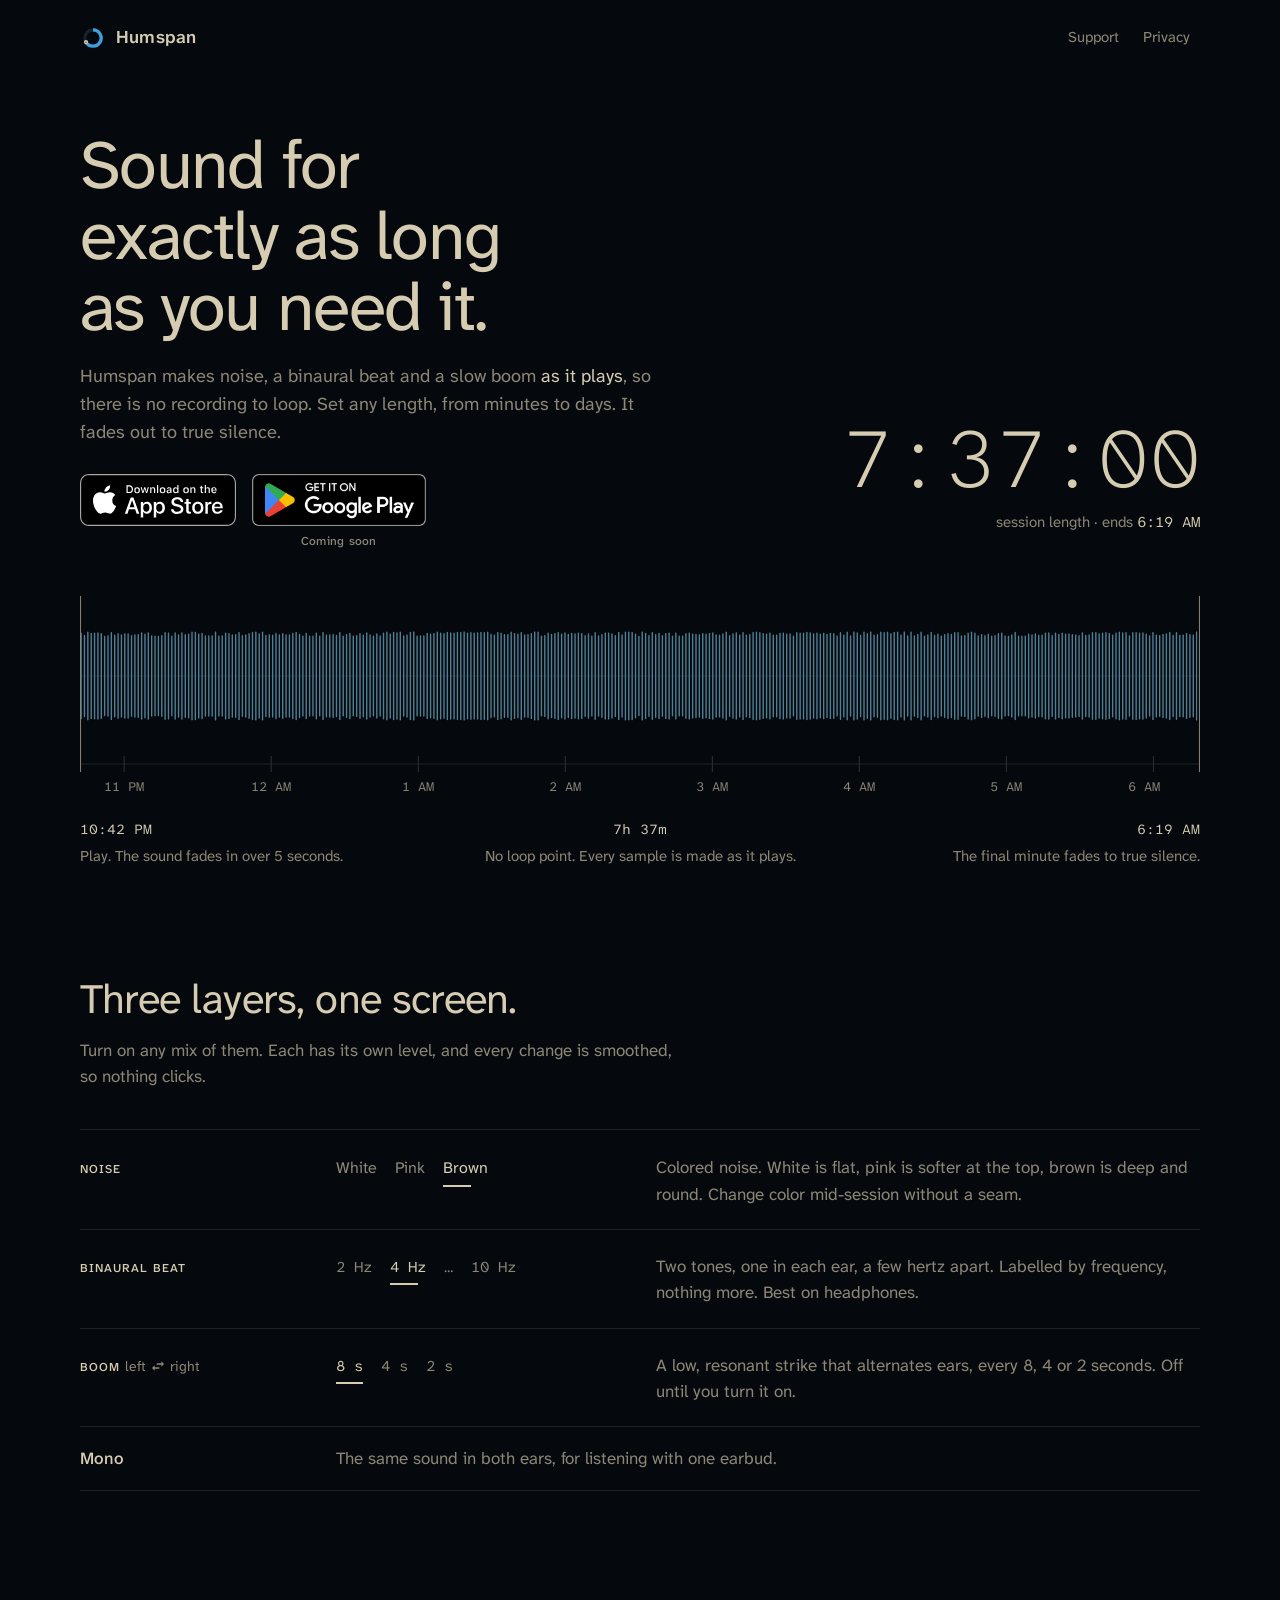
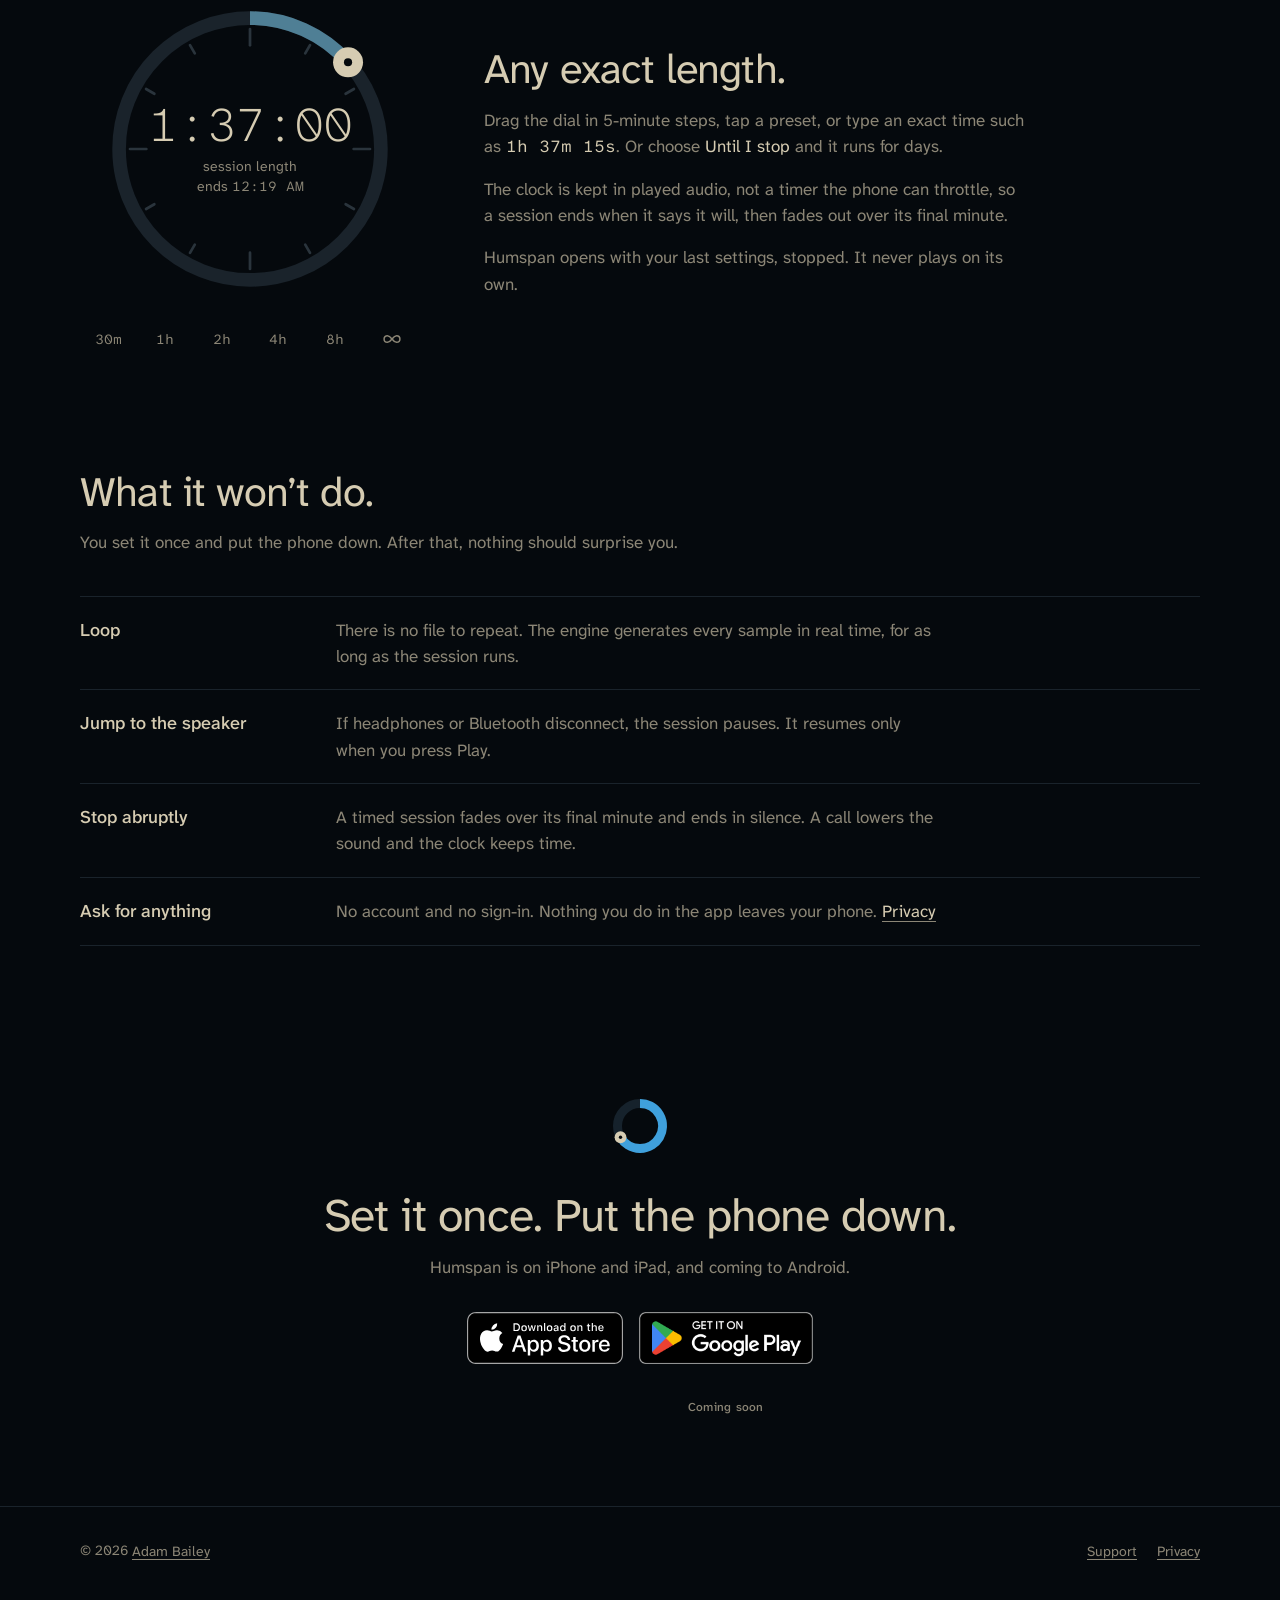
<file: site/index.html>
<!doctype html>
<html lang="en">
<head>
  <meta charset="utf-8">
  <script async src="https://www.googletagmanager.com/gtag/js?id=G-2LL9MT7X9Z"></script>
  <script>
    window.dataLayer = window.dataLayer || [];
    function gtag(){dataLayer.push(arguments);}
    gtag('js', new Date());
    gtag('config', 'G-2LL9MT7X9Z');
  </script>
  <meta name="viewport" content="width=device-width, initial-scale=1">
  <title>Humspan: noise that never loops, for any length</title>
  <meta name="description" content="Humspan makes white, pink and brown noise, a binaural beat and a slow boom in real time, so there is no recording to loop. Set any exact length and it fades out to true silence.">
  <meta name="theme-color" content="#05090D">
  <meta property="og:title" content="Humspan">
  <meta property="og:description" content="Noise that never loops, for exactly as long as you need it.">
  <meta property="og:type" content="website">
  <link rel="icon" href="assets/icon.svg" type="image/svg+xml">
  <link rel="preload" href="assets/fonts/AtkinsonHyperlegibleNext.ttf" as="font" type="font/ttf" crossorigin>
  <link rel="preload" href="assets/fonts/AtkinsonHyperlegibleMono.ttf" as="font" type="font/ttf" crossorigin>
  <link rel="stylesheet" href="assets/site.css">
  <script>document.documentElement.classList.add("js")</script>
</head>
<body>
  <a class="skip" href="#main">Skip to content</a>

  <header class="wrap site-head">
    <a class="mark" href="./" aria-label="Humspan home">
      <img src="assets/icon.svg" alt="" width="26" height="26">
      Humspan
    </a>
    <nav class="site-nav" aria-label="Site">
      <a href="support/">Support</a>
      <a href="privacy/">Privacy</a>
    </nav>
  </header>

  <main id="main">
    <section class="wrap hero" aria-labelledby="hero-title">
      <div class="hero-top">
        <div>
          <h1 id="hero-title">Sound for exactly as long as you need it.</h1>
          <p class="lede">Humspan makes noise, a binaural beat and a slow boom <strong>as it plays</strong>, so there is no recording to loop. Set any length, from minutes to days. It fades out to true silence.</p>
          <!-- When Google Play goes live, make its badge a link to
               https://play.google.com/store/apps/details?id=io.adambailey.humspan
               and drop the "Coming soon" note, as with the App Store badge. -->
          <ul class="stores" aria-label="Get Humspan">
            <li><a class="badge" href="https://apps.apple.com/app/id6837559889"><img src="assets/app-store-badge.svg" alt="Download on the App Store" width="156" height="52"></a></li>
            <li><span class="badge"><img src="assets/google-play-badge.png" alt="Google Play" width="175" height="52"><small>Coming soon</small></span></li>
          </ul>
        </div>
        <p class="readout" aria-label="Example session: 7 hours 37 minutes, ending at 6:19 AM">
          <span class="clock" aria-hidden="true">7:37:00</span>
          <span class="note" aria-hidden="true">session length · ends <time>6:19 AM</time></span>
        </p>
      </div>

      <figure class="night" aria-label="An example session drawn from 10:42 PM to 6:19 AM: the sound fades in, runs without a loop point, and fades out to silence over its final minute.">
        <div class="night-plot">
          <svg viewBox="0 0 1000 176" preserveAspectRatio="none" aria-hidden="true" focusable="false">
            <line class="axis" x1="0" y1="80" x2="1000" y2="80"/>
            <g class="trace-g"><path class="trace" vector-effect="non-scaling-stroke" d="M1 39.0V121.0M4 39.7V120.3M7 37.5V122.5M10 40.1V119.9M13 38.0V122.0M16 38.8V121.2M19 40.1V119.9M22 38.2V121.8M25 40.2V119.8M28 38.5V121.5M31 40.1V119.9M34 40.0V120.0M37 38.5V121.5M40 36.8V123.2M43 39.9V120.1M46 39.4V120.6M49 37.6V122.4M52 36.2V123.8M55 37.9V122.1M58 38.7V121.3M61 36.1V123.9M64 40.2V119.8M67 36.6V123.4M70 39.1V120.9M73 39.8V120.2M76 39.9V120.1M79 39.0V121.0M82 36.8V123.2M85 39.6V120.4M88 37.8V122.2M91 37.6V122.4M94 38.8V121.2M97 38.0V122.0M100 40.1V119.9M103 40.1V119.9M106 39.5V120.5M109 37.4V122.6M112 38.5V121.5M115 39.0V121.0M118 37.8V122.2M121 38.4V121.6M124 39.1V120.9M127 36.9V123.1M130 37.3V122.7M133 39.3V120.7M136 37.9V122.1M139 38.1V121.9M142 36.5V123.5M145 37.2V122.8M148 39.1V120.9M151 36.1V123.9M154 39.9V120.1M157 38.6V121.4M160 37.1V122.9M163 39.7V120.3M166 38.2V121.8M169 40.2V119.8M172 37.5V122.5M175 37.0V123.0M178 37.9V122.1M181 36.5V123.5M184 39.0V121.0M187 37.3V122.7M190 37.8V122.2M193 37.8V122.2M196 38.4V121.6M199 36.7V123.3M202 36.2V123.8M205 38.3V121.7M208 37.5V122.5M211 40.1V119.9M214 37.3V122.7M217 37.6V122.4M220 36.0V124.0M223 36.8V123.2M226 39.1V120.9M229 38.7V121.3M232 37.5V122.5M235 40.3V119.7M238 38.4V121.6M241 39.7V120.3M244 39.9V120.1M247 40.1V119.9M250 37.0V123.0M253 39.8V120.2M256 39.3V120.7M259 38.7V121.3M262 36.6V123.4M265 40.0V120.0M268 38.4V121.6M271 38.0V122.0M274 36.5V123.5M277 36.8V123.2M280 36.6V123.4M283 39.2V120.8M286 38.6V121.4M289 38.8V121.2M292 36.5V123.5M295 36.2V123.8M298 39.7V120.3M301 39.6V120.4M304 39.4V120.6M307 39.4V120.6M310 38.3V121.7M313 37.8V122.2M316 39.2V120.8M319 40.4V119.6M322 38.6V121.4M325 38.8V121.2M328 37.9V122.1M331 36.2V123.8M334 37.4V122.6M337 38.1V121.9M340 37.7V122.3M343 37.4V122.6M346 40.2V119.8M349 36.4V123.6M352 37.0V123.0M355 36.6V123.4M358 36.9V123.1M361 38.7V121.3M364 38.6V121.4M367 39.9V120.1M370 37.6V122.4M373 40.1V119.9M376 40.1V119.9M379 39.5V120.5M382 39.7V120.3M385 38.9V121.1M388 40.2V119.8M391 40.4V119.6M394 39.7V120.3M397 40.0V120.0M400 38.8V121.2M403 40.3V119.7M406 36.6V123.4M409 37.7V122.3M412 39.7V120.3M415 39.3V120.7M418 38.9V121.1M421 38.8V121.2M424 39.9V120.1M427 36.7V123.3M430 36.0V124.0M433 38.3V121.7M436 38.3V121.7M439 40.0V120.0M442 40.0V120.0M445 38.9V121.1M448 39.2V120.8M451 36.8V123.2M454 39.7V120.3M457 40.3V119.7M460 36.2V123.8M463 38.1V121.9M466 39.8V120.2M469 38.0V122.0M472 40.3V119.7M475 38.1V121.9M478 36.1V123.9M481 36.6V123.4M484 37.3V122.7M487 39.3V120.7M490 38.8V121.2M493 39.7V120.3M496 37.0V123.0M499 38.1V121.9M502 37.0V123.0M505 38.9V121.1M508 39.4V120.6M511 36.8V123.2M514 36.1V123.9M517 36.6V123.4M520 36.9V123.1M523 36.8V123.2M526 37.1V122.9M529 39.4V120.6M532 38.1V121.9M535 38.8V121.2M538 40.3V119.7M541 40.3V119.7M544 39.2V120.8M547 39.3V120.7M550 37.4V122.6M553 36.2V123.8M556 38.4V121.6M559 36.3V123.7M562 36.1V123.9M565 36.2V123.8M568 38.8V121.2M571 39.4V120.6M574 39.4V120.6M577 39.5V120.5M580 39.5V120.5M583 37.7V122.3M586 36.4V123.6M589 36.7V123.3M592 38.3V121.7M595 37.5V122.5M598 36.9V123.1M601 40.0V120.0M604 37.5V122.5M607 36.4V123.6M610 37.0V123.0M613 37.1V122.9M616 38.3V121.7M619 39.6V120.4M622 36.9V123.1M625 38.9V121.1M628 36.9V123.1M631 36.1V123.9M634 38.7V121.3M637 38.6V121.4M640 36.2V123.8M643 37.2V122.8M646 39.7V120.3M649 39.8V120.2M652 39.7V120.3M655 36.4V123.6M658 36.9V123.1M661 39.8V120.2M664 36.8V123.2M667 36.1V123.9M670 37.5V122.5M673 38.9V121.1M676 38.0V122.0M679 39.8V120.2M682 40.3V119.7M685 36.1V123.9M688 37.5V122.5M691 38.1V121.9M694 36.3V123.7M697 38.5V121.5M700 36.6V123.4M703 36.8V123.2M706 39.5V120.5M709 39.3V120.7M712 39.1V120.9M715 39.3V120.7M718 37.8V122.2M721 39.3V120.7M724 38.6V121.4M727 39.8V120.2M730 36.4V123.6M733 38.8V121.2M736 38.4V121.6M739 37.8V122.2M742 36.4V123.6M745 38.5V121.5M748 36.4V123.6M751 38.2V121.8M754 38.1V121.9M757 38.1V121.9M760 40.3V119.7M763 38.5V121.5M766 39.6V120.4M769 40.4V119.6M772 36.9V123.1M775 39.6V120.4M778 38.3V121.7M781 37.2V122.8M784 38.0V122.0M787 39.0V121.0M790 38.1V121.9M793 38.0V122.0M796 36.9V123.1M799 39.9V120.1M802 37.9V122.1M805 39.3V120.7M808 39.2V120.8M811 37.0V123.0M814 38.2V121.8M817 37.9V122.1M820 37.1V122.9M823 36.4V123.6M826 38.4V121.6M829 37.7V122.3M832 38.2V121.8M835 38.1V121.9M838 37.4V122.6M841 38.4V121.6M844 38.1V121.9M847 38.3V121.7M850 36.3V123.7M853 37.3V122.7M856 36.5V123.5M859 36.3V123.7M862 39.3V120.7M865 37.9V122.1M868 36.2V123.8M871 36.7V123.3M874 39.8V120.2M877 39.9V120.1M880 38.5V121.5M883 40.1V119.9M886 39.3V120.7M889 40.1V119.9M892 37.5V122.5M895 37.0V123.0M898 36.5V123.5M901 39.7V120.3M904 37.2V122.8M907 37.5V122.5M910 39.8V120.2M913 36.5V123.5M916 36.1V123.9M919 39.4V120.6M922 36.2V123.8M925 38.6V121.4M928 38.3V121.7M931 36.0V124.0M934 36.7V123.3M937 39.7V120.3M940 38.5V121.5M943 38.1V121.9M946 38.9V121.1M949 39.5V120.5M952 39.0V121.0M955 37.2V122.8M958 40.3V119.7M961 38.0V122.0M964 38.5V121.5M967 40.3V119.7M970 38.9V121.1M973 37.7V122.3M976 38.1V121.9M979 40.1V119.9M982 36.1V123.9M985 36.9V123.1M988 36.1V123.9M991 39.9V120.1M994 39.2V120.8M997 40.2V119.8"/></g>
            <line class="axis" x1="0" y1="168" x2="1000" y2="168" vector-effect="non-scaling-stroke"/>
            <g vector-effect="non-scaling-stroke">
              <line class="tick end" x1="0.5" y1="0" x2="0.5" y2="176" vector-effect="non-scaling-stroke"/>
              <line class="tick end" x1="999.5" y1="0" x2="999.5" y2="176" vector-effect="non-scaling-stroke"/>
              <line class="tick" x1="39.4" y1="160" x2="39.4" y2="176" vector-effect="non-scaling-stroke"/>
              <line class="tick" x1="170.7" y1="160" x2="170.7" y2="176" vector-effect="non-scaling-stroke"/>
              <line class="tick" x1="302" y1="160" x2="302" y2="176" vector-effect="non-scaling-stroke"/>
              <line class="tick" x1="433.3" y1="160" x2="433.3" y2="176" vector-effect="non-scaling-stroke"/>
              <line class="tick" x1="564.6" y1="160" x2="564.6" y2="176" vector-effect="non-scaling-stroke"/>
              <line class="tick" x1="695.8" y1="160" x2="695.8" y2="176" vector-effect="non-scaling-stroke"/>
              <line class="tick" x1="827.1" y1="160" x2="827.1" y2="176" vector-effect="non-scaling-stroke"/>
              <line class="tick" x1="958.4" y1="160" x2="958.4" y2="176" vector-effect="non-scaling-stroke"/>
            </g>
          </svg>
          <div class="pin pin-start" aria-hidden="true"><span>10:42 PM</span></div>
          <div class="pin pin-span" aria-hidden="true"><span>7h 37m</span></div>
          <div class="pin pin-end" aria-hidden="true"><span>6:19 AM</span></div>
          <div class="cursor" aria-hidden="true"><span></span></div>
        </div>
        <div class="hours" aria-hidden="true">
          <span class="minor" style="left:3.94%">11 PM</span>
          <span style="left:17.07%">12 AM</span>
          <span class="minor" style="left:30.2%">1 AM</span>
          <span style="left:43.33%">2 AM</span>
          <span class="minor" style="left:56.46%">3 AM</span>
          <span style="left:69.58%">4 AM</span>
          <span class="minor" style="left:82.71%">5 AM</span>
          <span style="left:95.84%">6 AM</span>
        </div>
        <ol class="entries">
          <li tabindex="0"><time>10:42 PM</time>Play. The sound fades in over 5 seconds.</li>
          <li tabindex="0"><span class="at mono">7h 37m</span>No loop point. Every sample is made as it plays.</li>
          <li tabindex="0"><time>6:19 AM</time>The final minute fades to true silence.</li>
        </ol>
      </figure>
    </section>

    <section class="wrap section" aria-labelledby="layers-title">
      <h2 id="layers-title">Three layers, one screen.</h2>
      <p class="intro">Turn on any mix of them. Each has its own level, and every change is smoothed, so nothing clicks.</p>
      <div class="layers">
        <div class="layer">
          <h3>Noise</h3>
          <ul class="words" aria-label="Colors">
            <li>White</li><li>Pink</li><li class="on">Brown</li>
          </ul>
          <p>Colored noise. White is flat, pink is softer at the top, brown is deep and round. Change color mid-session without a seam.</p>
        </div>
        <div class="layer">
          <h3>Binaural beat</h3>
          <ul class="words" aria-label="Beat">
            <li class="figure">2 Hz</li><li class="figure on">4 Hz</li><li class="figure">…</li><li class="figure">10 Hz</li>
          </ul>
          <p>Two tones, one in each ear, a few hertz apart. Labelled by frequency, nothing more. Best on headphones.</p>
        </div>
        <div class="layer">
          <h3>Boom <span class="sub"><span class="sr">left and right</span><span aria-hidden="true">left <svg class="lr" viewBox="0 0 24 24" focusable="false"><path fill="currentColor" d="M6.99 11 3 15l3.99 4v-3H14v-2H6.99v-3zM21 9l-3.99-4v3H10v2h7.01v3L21 9z"/></svg> right</span></span></h3>
          <ul class="words" aria-label="Every">
            <li class="figure on">8 s</li><li class="figure">4 s</li><li class="figure">2 s</li>
          </ul>
          <p>A low, resonant strike that alternates ears, every 8, 4 or 2 seconds. Off until you turn it on.</p>
        </div>
        <div class="aside-row">
          <b>Mono</b>
          <span>The same sound in both ears, for listening with one earbud.</span>
        </div>
      </div>
    </section>

    <section class="wrap section" aria-labelledby="length-title">
      <div class="length">
        <div>
          <div class="dial" aria-hidden="true">
            <svg viewBox="0 0 220 220">
              <circle cx="110" cy="110" r="96" fill="none" stroke="#1A232B" stroke-width="10"/>
              <g stroke="#2A343C" stroke-width="2" stroke-linecap="round">
                <line x1="110" y1="22" x2="110" y2="34"/>
                <line x1="110" y1="22" x2="110" y2="29" transform="rotate(30 110 110)"/>
                <line x1="110" y1="22" x2="110" y2="29" transform="rotate(60 110 110)"/>
                <line x1="110" y1="22" x2="110" y2="34" transform="rotate(90 110 110)"/>
                <line x1="110" y1="22" x2="110" y2="29" transform="rotate(120 110 110)"/>
                <line x1="110" y1="22" x2="110" y2="29" transform="rotate(150 110 110)"/>
                <line x1="110" y1="22" x2="110" y2="34" transform="rotate(180 110 110)"/>
                <line x1="110" y1="22" x2="110" y2="29" transform="rotate(210 110 110)"/>
                <line x1="110" y1="22" x2="110" y2="29" transform="rotate(240 110 110)"/>
                <line x1="110" y1="22" x2="110" y2="34" transform="rotate(270 110 110)"/>
                <line x1="110" y1="22" x2="110" y2="29" transform="rotate(300 110 110)"/>
                <line x1="110" y1="22" x2="110" y2="29" transform="rotate(330 110 110)"/>
              </g>
              <path d="M110 14 A96 96 0 0 1 181.9 46.4" fill="none" stroke="#4F7F95" stroke-width="10"/>
              <circle cx="181.9" cy="46.4" r="11" fill="#D6CCB2"/>
              <circle cx="181.9" cy="46.4" r="3" fill="#05090D"/>
            </svg>
            <div class="dial-center">
              <div class="dial-clock">1:37:00</div>
              <div class="dial-note">session length</div>
              <div class="dial-note">ends <span class="mono">12:19 AM</span></div>
            </div>
          </div>
          <ul class="stops" aria-hidden="true">
            <li>30m</li><li>1h</li><li>2h</li><li>4h</li><li>8h</li>
            <li><svg viewBox="0 0 24 24" fill="none" stroke="currentColor" stroke-width="1.8" stroke-linecap="round"><path d="M12 12c-2-2.7-3.6-4-5.5-4a4 4 0 0 0 0 8c1.9 0 3.5-1.3 5.5-4zm0 0c2 2.7 3.6 4 5.5 4a4 4 0 0 0 0-8c-1.9 0-3.5 1.3-5.5 4z"/></svg></li>
          </ul>
        </div>
        <div class="length-copy">
          <h2 id="length-title">Any exact length.</h2>
          <p>Drag the dial in 5-minute steps, tap a preset, or type an exact time such as <strong class="mono">1h 37m 15s</strong>. Or choose <strong>Until I stop</strong> and it runs for days.</p>
          <p>The clock is kept in played audio, not a timer the phone can throttle, so a session ends when it says it will, then fades out over its final minute.</p>
          <p>Humspan opens with your last settings, stopped. It never plays on its own.</p>
        </div>
      </div>
    </section>

    <section class="wrap section" aria-labelledby="never-title">
      <h2 id="never-title">What it won’t do.</h2>
      <p class="intro">You set it once and put the phone down. After that, nothing should surprise you.</p>
      <ul class="nevers">
        <li><b>Loop</b><span>There is no file to repeat. The engine generates every sample in real time, for as long as the session runs.</span></li>
        <li><b>Jump to the speaker</b><span>If headphones or Bluetooth disconnect, the session pauses. It resumes only when you press Play.</span></li>
        <li><b>Stop abruptly</b><span>A timed session fades over its final minute and ends in silence. A call lowers the sound and the clock keeps time.</span></li>
        <li><b>Ask for anything</b><span>No account and no sign-in. Nothing you do in the app leaves your phone. <a href="privacy/">Privacy</a></span></li>
      </ul>
    </section>

    <section class="wrap close" aria-labelledby="close-title">
      <img src="assets/icon.svg" alt="" width="72" height="72">
      <h2 id="close-title">Set it once. Put the phone down.</h2>
      <p>Humspan is on iPhone and iPad, and coming to Android.</p>
      <ul class="stores" aria-label="Get Humspan">
        <li><a class="badge" href="https://apps.apple.com/app/id6837559889"><img src="assets/app-store-badge.svg" alt="Download on the App Store" width="156" height="52"></a></li>
        <li><span class="badge"><img src="assets/google-play-badge.png" alt="Google Play" width="175" height="52"><small>Coming soon</small></span></li>
      </ul>
    </section>
  </main>

  <footer class="site-foot">
    <div class="wrap">
      <span>© 2026 <a href="https://adambailey.io">Adam Bailey</a></span>
      <nav aria-label="Footer">
        <a href="support/">Support</a>
        <a href="privacy/">Privacy</a>
      </nav>
    </div>
  </footer>

  <script src="assets/night.js" defer></script>
</body>
</html>
</file>
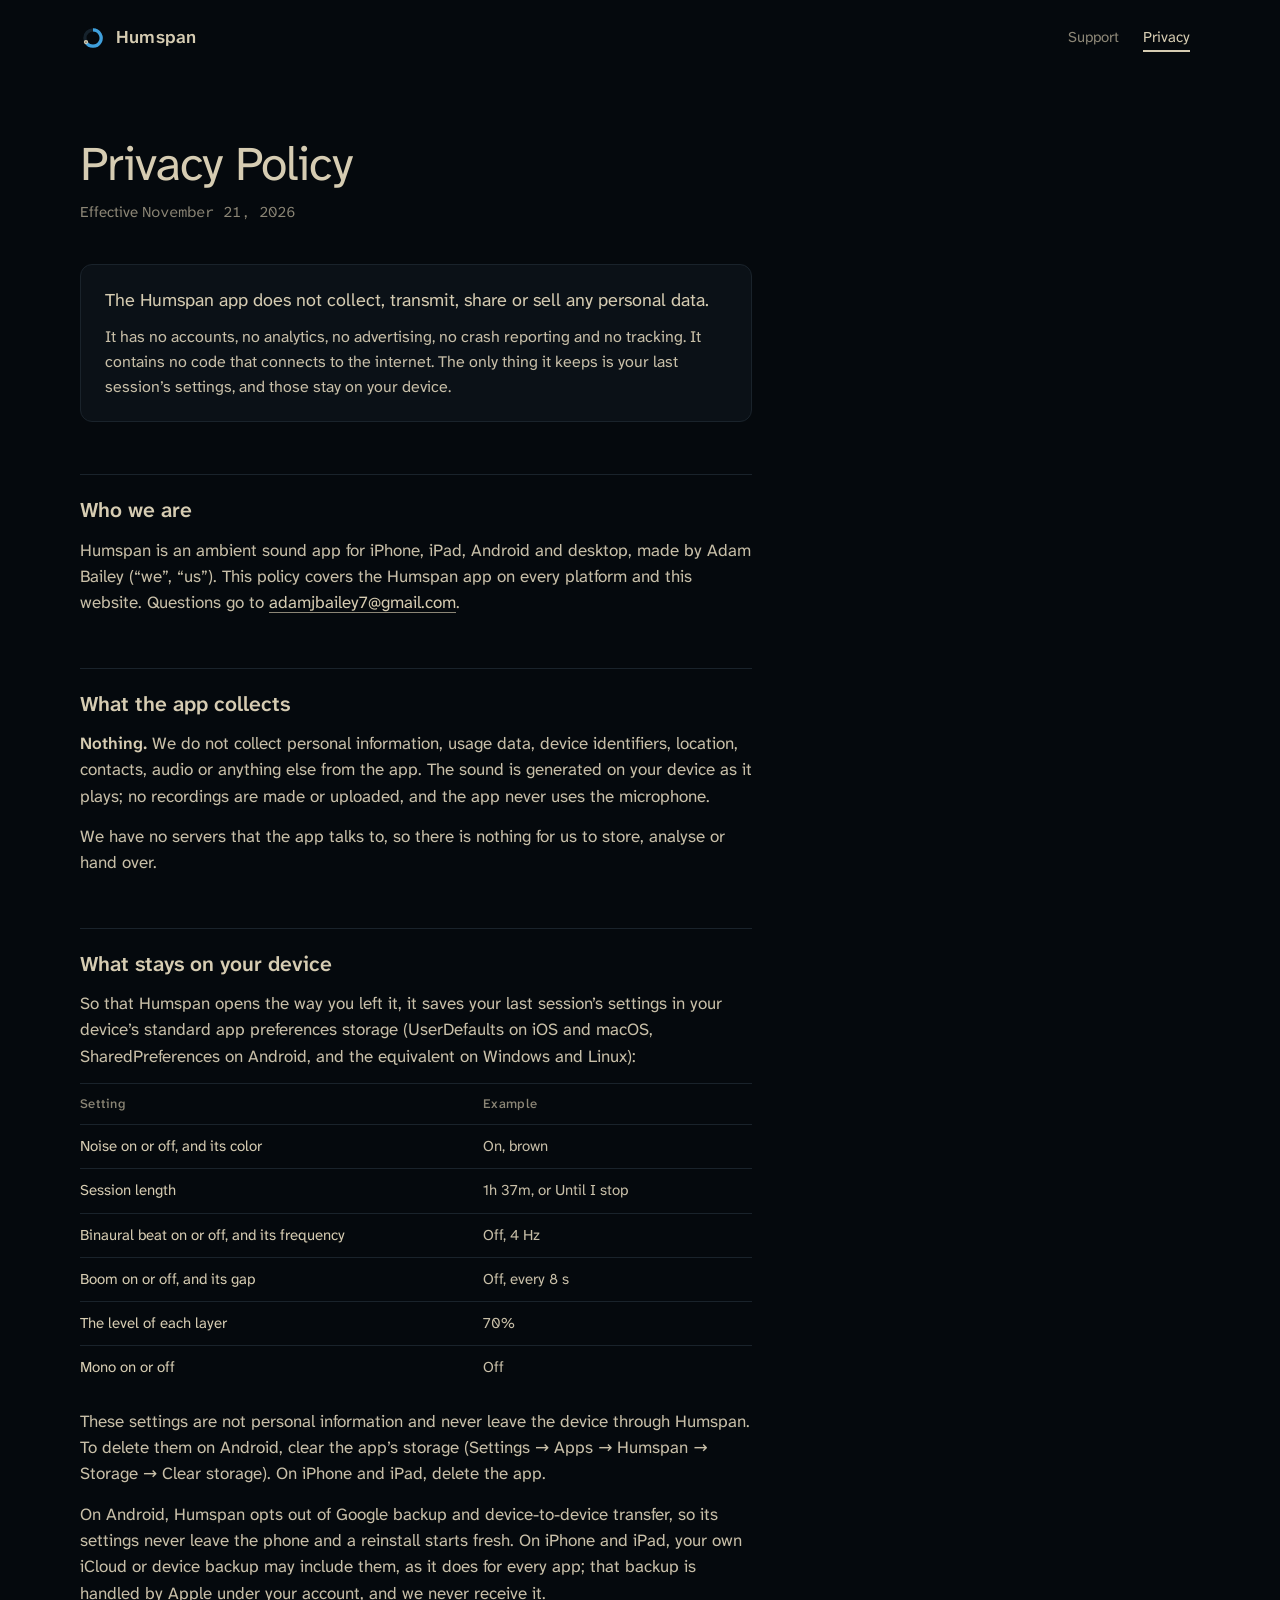
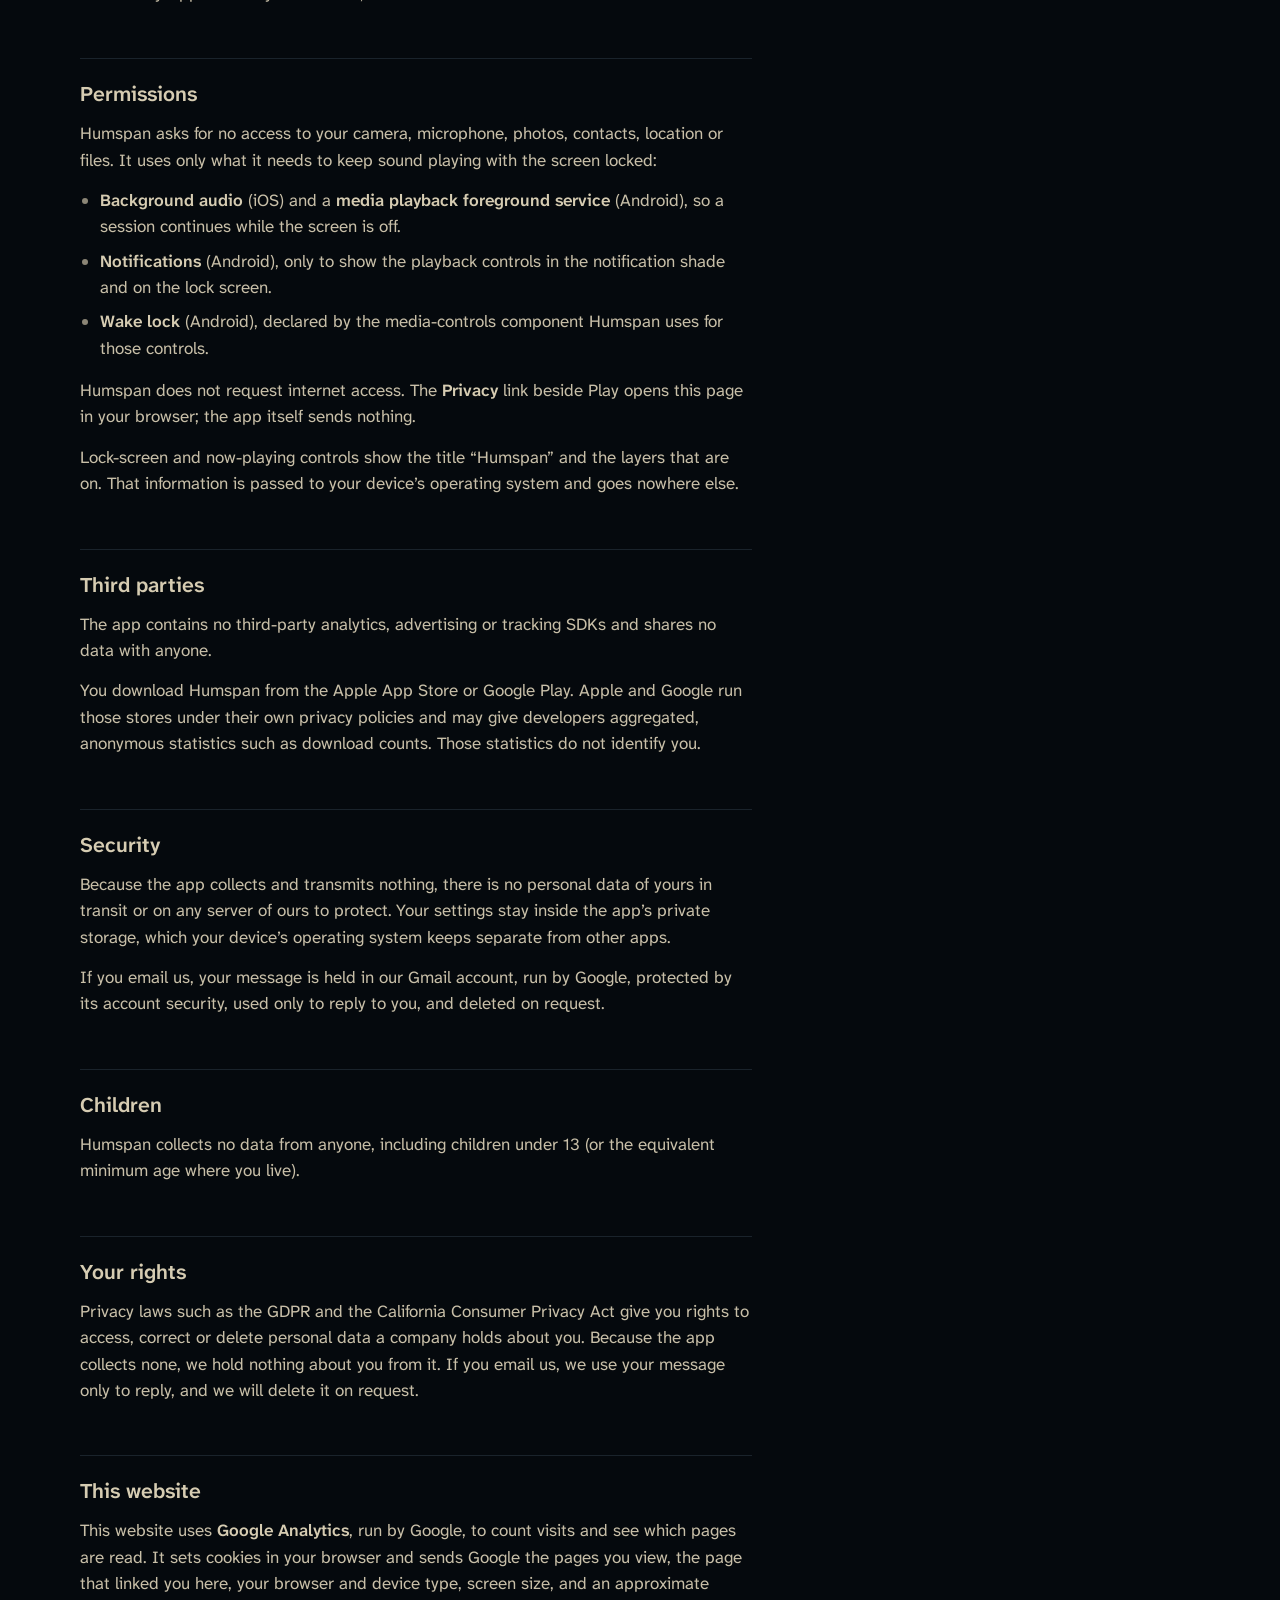
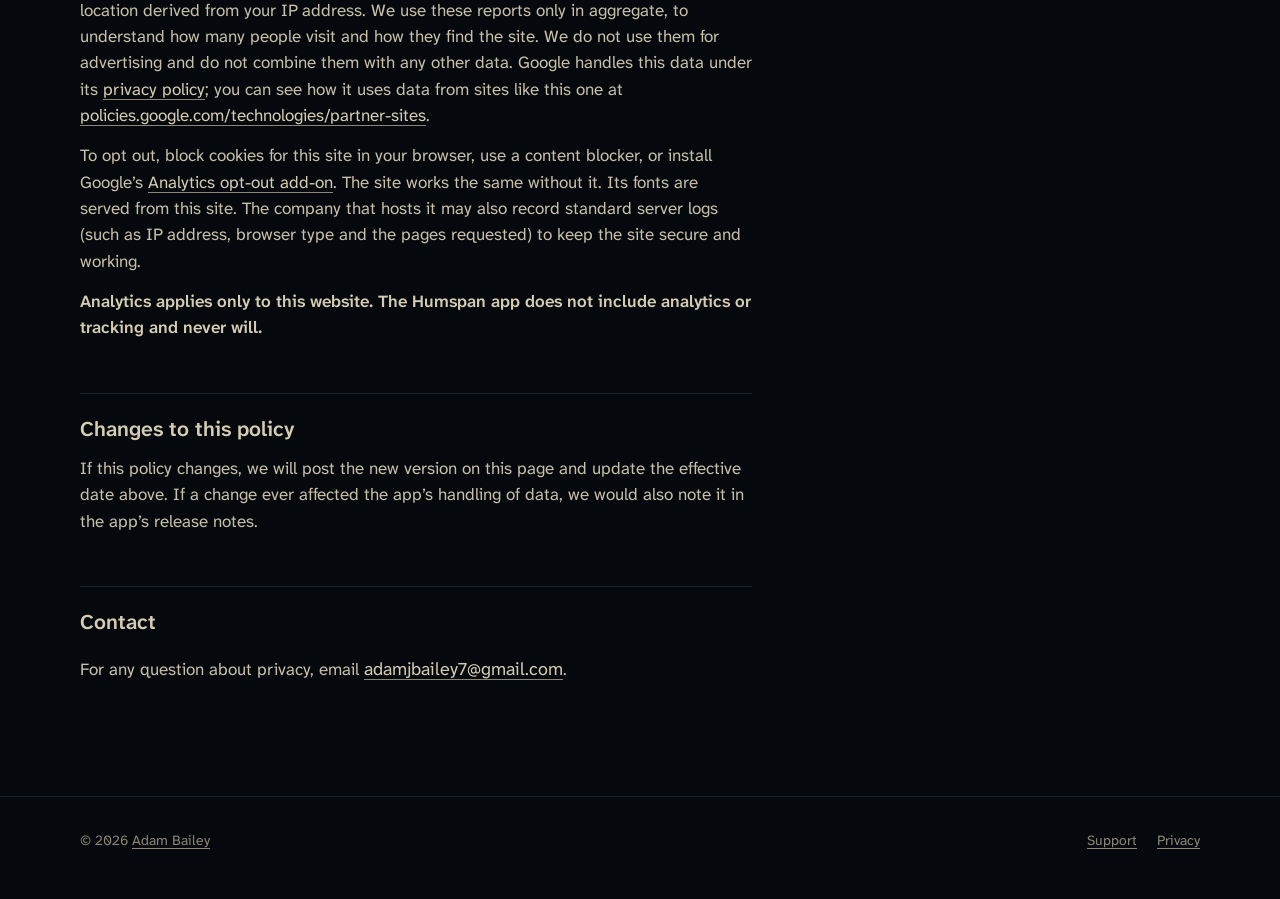
<file: site/privacy/index.html>
<!doctype html>
<html lang="en">
<head>
  <meta charset="utf-8">
  <script async src="https://www.googletagmanager.com/gtag/js?id=G-2LL9MT7X9Z"></script>
  <script>
    window.dataLayer = window.dataLayer || [];
    function gtag(){dataLayer.push(arguments);}
    gtag('js', new Date());
    gtag('config', 'G-2LL9MT7X9Z');
  </script>
  <meta name="viewport" content="width=device-width, initial-scale=1">
  <title>Privacy Policy · Humspan</title>
  <meta name="description" content="Humspan's privacy policy. The app collects no personal data: no accounts, no analytics, no ads, and no network access.">
  <meta name="theme-color" content="#05090D">
  <link rel="icon" href="../assets/icon.svg" type="image/svg+xml">
  <link rel="stylesheet" href="../assets/site.css">
</head>
<body>
  <a class="skip" href="#main">Skip to content</a>

  <header class="wrap site-head">
    <a class="mark" href="../" aria-label="Humspan home">
      <img src="../assets/icon.svg" alt="" width="26" height="26">
      Humspan
    </a>
    <nav class="site-nav" aria-label="Site">
      <a href="../support/">Support</a>
      <a href="./" aria-current="page">Privacy</a>
    </nav>
  </header>

  <main id="main" class="wrap doc">
    <article class="doc-body">
      <h1>Privacy Policy</h1>
      <p class="meta">Effective <time datetime="2026-11-21">November 21, 2026</time></p>

      <div class="summary">
        <p>The Humspan app does not collect, transmit, share or sell any personal data.</p>
        <p>It has no accounts, no analytics, no advertising, no crash reporting and no tracking. It contains no code that connects to the internet. The only thing it keeps is your last session’s settings, and those stay on your device.</p>
      </div>

      <h2>Who we are</h2>
      <p>Humspan is an ambient sound app for iPhone, iPad, Android and desktop, made by Adam Bailey (“we”, “us”). This policy covers the Humspan app on every platform and this website. Questions go to <a href="mailto:adamjbailey7@gmail.com">adamjbailey7@gmail.com</a>.</p>

      <h2>What the app collects</h2>
      <p><strong>Nothing.</strong> We do not collect personal information, usage data, device identifiers, location, contacts, audio or anything else from the app. The sound is generated on your device as it plays; no recordings are made or uploaded, and the app never uses the microphone.</p>
      <p>We have no servers that the app talks to, so there is nothing for us to store, analyse or hand over.</p>

      <h2>What stays on your device</h2>
      <p>So that Humspan opens the way you left it, it saves your last session’s settings in your device’s standard app preferences storage (UserDefaults on iOS and macOS, SharedPreferences on Android, and the equivalent on Windows and Linux):</p>
      <table class="kept">
        <thead><tr><th scope="col">Setting</th><th scope="col">Example</th></tr></thead>
        <tbody>
          <tr><td>Noise on or off, and its color</td><td>On, brown</td></tr>
          <tr><td>Session length</td><td>1h 37m, or Until I stop</td></tr>
          <tr><td>Binaural beat on or off, and its frequency</td><td>Off, 4 Hz</td></tr>
          <tr><td>Boom on or off, and its gap</td><td>Off, every 8 s</td></tr>
          <tr><td>The level of each layer</td><td>70%</td></tr>
          <tr><td>Mono on or off</td><td>Off</td></tr>
        </tbody>
      </table>
      <p>These settings are not personal information and never leave the device through Humspan. To delete them on Android, clear the app’s storage (Settings → Apps → Humspan → Storage → Clear storage). On iPhone and iPad, delete the app.</p>
      <p>On Android, Humspan opts out of Google backup and device-to-device transfer, so its settings never leave the phone and a reinstall starts fresh. On iPhone and iPad, your own iCloud or device backup may include them, as it does for every app; that backup is handled by Apple under your account, and we never receive it.</p>

      <h2>Permissions</h2>
      <p>Humspan asks for no access to your camera, microphone, photos, contacts, location or files. It uses only what it needs to keep sound playing with the screen locked:</p>
      <ul>
        <li><strong>Background audio</strong> (iOS) and a <strong>media playback foreground service</strong> (Android), so a session continues while the screen is off.</li>
        <li><strong>Notifications</strong> (Android), only to show the playback controls in the notification shade and on the lock screen.</li>
        <li><strong>Wake lock</strong> (Android), declared by the media-controls component Humspan uses for those controls.</li>
      </ul>
      <p>Humspan does not request internet access. The <strong>Privacy</strong> link beside Play opens this page in your browser; the app itself sends nothing.</p>
      <p>Lock-screen and now-playing controls show the title “Humspan” and the layers that are on. That information is passed to your device’s operating system and goes nowhere else.</p>

      <h2>Third parties</h2>
      <p>The app contains no third-party analytics, advertising or tracking SDKs and shares no data with anyone.</p>
      <p>You download Humspan from the Apple App Store or Google Play. Apple and Google run those stores under their own privacy policies and may give developers aggregated, anonymous statistics such as download counts. Those statistics do not identify you.</p>

      <h2>Security</h2>
      <p>Because the app collects and transmits nothing, there is no personal data of yours in transit or on any server of ours to protect. Your settings stay inside the app’s private storage, which your device’s operating system keeps separate from other apps.</p>
      <p>If you email us, your message is held in our Gmail account, run by Google, protected by its account security, used only to reply to you, and deleted on request.</p>

      <h2>Children</h2>
      <p>Humspan collects no data from anyone, including children under 13 (or the equivalent minimum age where you live).</p>

      <h2>Your rights</h2>
      <p>Privacy laws such as the GDPR and the California Consumer Privacy Act give you rights to access, correct or delete personal data a company holds about you. Because the app collects none, we hold nothing about you from it. If you email us, we use your message only to reply, and we will delete it on request.</p>

      <h2>This website</h2>
      <p>This website uses <strong>Google Analytics</strong>, run by Google, to count visits and see which pages are read. It sets cookies in your browser and sends Google the pages you view, the page that linked you here, your browser and device type, screen size, and an approximate location derived from your IP address. We use these reports only in aggregate, to understand how many people visit and how they find the site. We do not use them for advertising and do not combine them with any other data. Google handles this data under its <a href="https://policies.google.com/privacy">privacy policy</a>; you can see how it uses data from sites like this one at <a href="https://policies.google.com/technologies/partner-sites">policies.google.com/technologies/partner-sites</a>.</p>
      <p>To opt out, block cookies for this site in your browser, use a content blocker, or install Google’s <a href="https://tools.google.com/dlpage/gaoptout">Analytics opt-out add-on</a>. The site works the same without it. Its fonts are served from this site. The company that hosts it may also record standard server logs (such as IP address, browser type and the pages requested) to keep the site secure and working.</p>
      <p><strong>Analytics applies only to this website. The Humspan app does not include analytics or tracking and never will.</strong></p>

      <h2>Changes to this policy</h2>
      <p>If this policy changes, we will post the new version on this page and update the effective date above. If a change ever affected the app’s handling of data, we would also note it in the app’s release notes.</p>

      <h2>Contact</h2>
      <p>For any question about privacy, email <a class="contact" href="mailto:adamjbailey7@gmail.com">adamjbailey7@gmail.com</a>.</p>
    </article>
  </main>

  <footer class="site-foot">
    <div class="wrap">
      <span>© 2026 <a href="https://adambailey.io">Adam Bailey</a></span>
      <nav aria-label="Footer">
        <a href="../support/">Support</a>
        <a href="./">Privacy</a>
      </nav>
    </div>
  </footer>
</body>
</html>
</file>
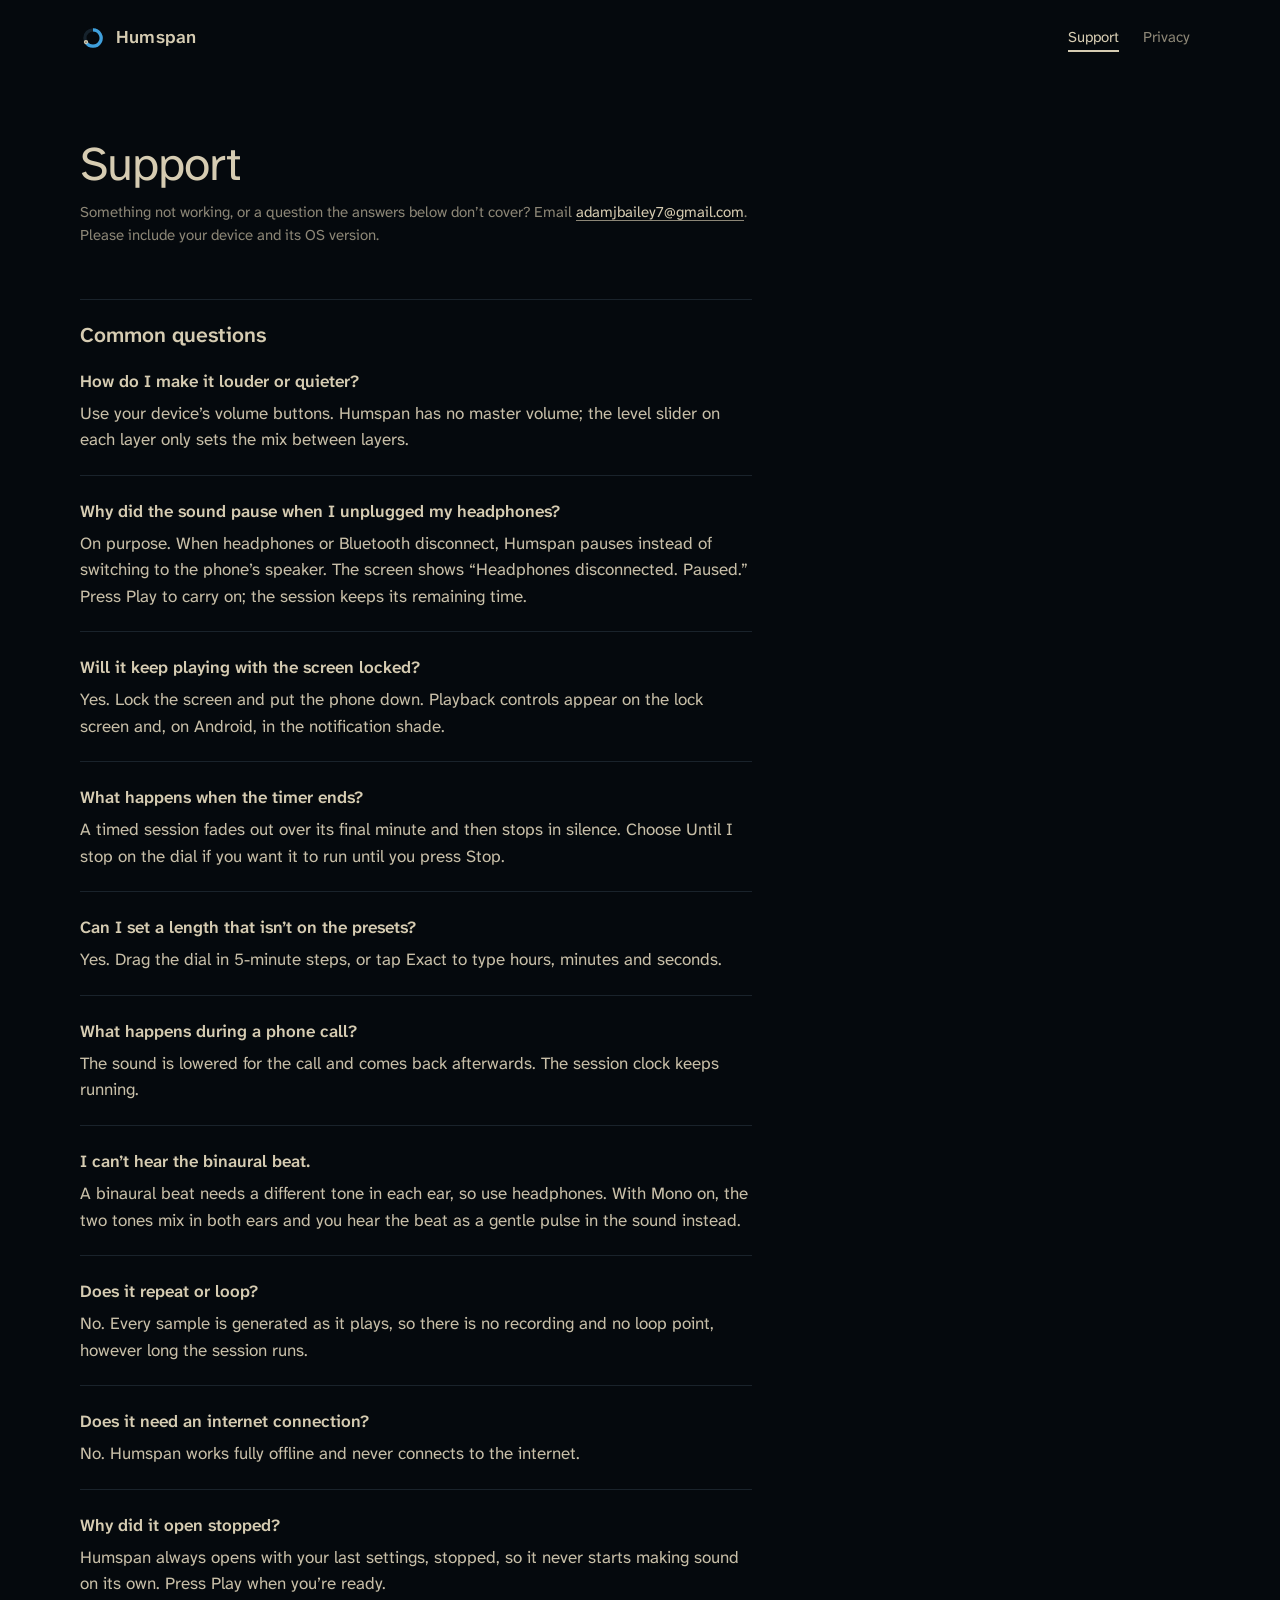
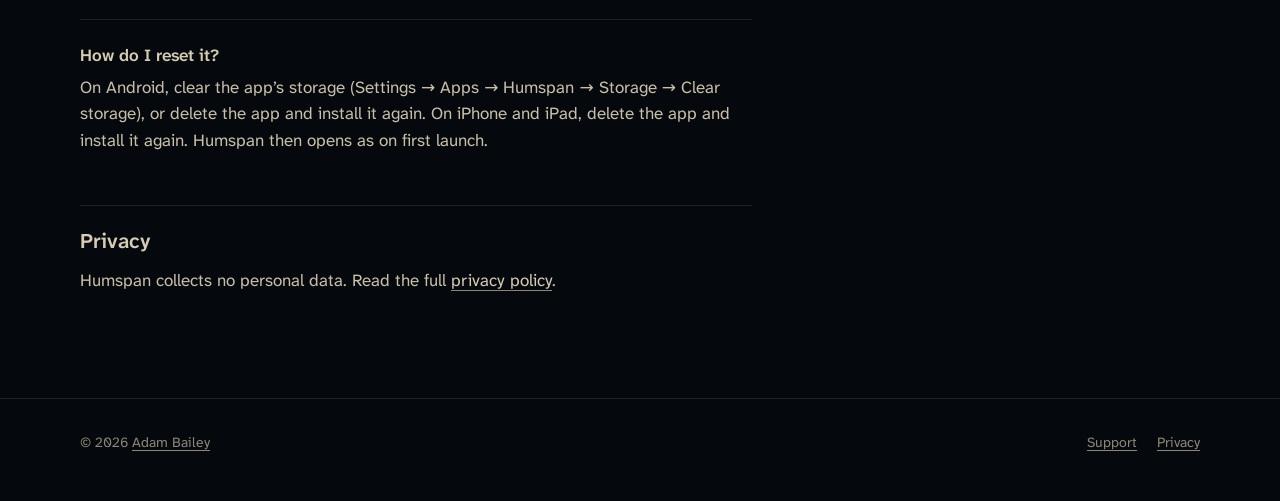
<file: site/support/index.html>
<!doctype html>
<html lang="en">
<head>
  <meta charset="utf-8">
  <script async src="https://www.googletagmanager.com/gtag/js?id=G-2LL9MT7X9Z"></script>
  <script>
    window.dataLayer = window.dataLayer || [];
    function gtag(){dataLayer.push(arguments);}
    gtag('js', new Date());
    gtag('config', 'G-2LL9MT7X9Z');
  </script>
  <meta name="viewport" content="width=device-width, initial-scale=1">
  <title>Support · Humspan</title>
  <meta name="description" content="Help with Humspan: how sessions, levels, headphones and the timer work, and how to get in touch.">
  <meta name="theme-color" content="#05090D">
  <link rel="icon" href="../assets/icon.svg" type="image/svg+xml">
  <link rel="stylesheet" href="../assets/site.css">
</head>
<body>
  <a class="skip" href="#main">Skip to content</a>

  <header class="wrap site-head">
    <a class="mark" href="../" aria-label="Humspan home">
      <img src="../assets/icon.svg" alt="" width="26" height="26">
      Humspan
    </a>
    <nav class="site-nav" aria-label="Site">
      <a href="./" aria-current="page">Support</a>
      <a href="../privacy/">Privacy</a>
    </nav>
  </header>

  <main id="main" class="wrap doc">
    <article class="doc-body">
      <h1>Support</h1>
      <p class="meta">Something not working, or a question the answers below don’t cover? Email <a href="mailto:adamjbailey7@gmail.com?subject=Humspan%20support">adamjbailey7@gmail.com</a>. Please include your device and its OS version.</p>

      <h2>Common questions</h2>
      <dl class="qa">
        <dt>How do I make it louder or quieter?</dt>
        <dd>Use your device’s volume buttons. Humspan has no master volume; the level slider on each layer only sets the mix between layers.</dd>

        <dt>Why did the sound pause when I unplugged my headphones?</dt>
        <dd>On purpose. When headphones or Bluetooth disconnect, Humspan pauses instead of switching to the phone’s speaker. The screen shows “Headphones disconnected. Paused.” Press Play to carry on; the session keeps its remaining time.</dd>

        <dt>Will it keep playing with the screen locked?</dt>
        <dd>Yes. Lock the screen and put the phone down. Playback controls appear on the lock screen and, on Android, in the notification shade.</dd>

        <dt>What happens when the timer ends?</dt>
        <dd>A timed session fades out over its final minute and then stops in silence. Choose Until I stop on the dial if you want it to run until you press Stop.</dd>

        <dt>Can I set a length that isn’t on the presets?</dt>
        <dd>Yes. Drag the dial in 5-minute steps, or tap Exact to type hours, minutes and seconds.</dd>

        <dt>What happens during a phone call?</dt>
        <dd>The sound is lowered for the call and comes back afterwards. The session clock keeps running.</dd>

        <dt>I can’t hear the binaural beat.</dt>
        <dd>A binaural beat needs a different tone in each ear, so use headphones. With Mono on, the two tones mix in both ears and you hear the beat as a gentle pulse in the sound instead.</dd>

        <dt>Does it repeat or loop?</dt>
        <dd>No. Every sample is generated as it plays, so there is no recording and no loop point, however long the session runs.</dd>

        <dt>Does it need an internet connection?</dt>
        <dd>No. Humspan works fully offline and never connects to the internet.</dd>

        <dt>Why did it open stopped?</dt>
        <dd>Humspan always opens with your last settings, stopped, so it never starts making sound on its own. Press Play when you’re ready.</dd>

        <dt>How do I reset it?</dt>
        <dd>On Android, clear the app’s storage (Settings → Apps → Humspan → Storage → Clear storage), or delete the app and install it again. On iPhone and iPad, delete the app and install it again. Humspan then opens as on first launch.</dd>
      </dl>

      <h2>Privacy</h2>
      <p>Humspan collects no personal data. Read the full <a href="../privacy/">privacy policy</a>.</p>
    </article>
  </main>

  <footer class="site-foot">
    <div class="wrap">
      <span>© 2026 <a href="https://adambailey.io">Adam Bailey</a></span>
      <nav aria-label="Footer">
        <a href="./">Support</a>
        <a href="../privacy/">Privacy</a>
      </nav>
    </div>
  </footer>
</body>
</html>
</file>
<file: site/assets/site.css>
/* Humspan site. Tokens follow DESIGN.md ("The Night Tide Table"). */

@font-face {
  font-family: "Atkinson Hyperlegible Next";
  src: url("fonts/AtkinsonHyperlegibleNext.ttf") format("truetype");
  font-weight: 200 800;
  font-display: swap;
}
@font-face {
  font-family: "Atkinson Hyperlegible Mono";
  src: url("fonts/AtkinsonHyperlegibleMono.ttf") format("truetype");
  font-weight: 200 800;
  font-display: swap;
}

:root {
  color-scheme: dark;
  --ground: #05090d;
  --raised: #0b1117;
  --ink: #d6ccb2;
  --ink-hover: #e3dbc6;
  --dim: #8c8676;
  --rule: #1a232b;
  --tick: #2a343c;
  --sea: #4f7f95;
  --sea-deep: #1d3a4a;
  --sea-wash: #1d3a4a33;

  --sans: "Atkinson Hyperlegible Next", system-ui, sans-serif;
  --mono: "Atkinson Hyperlegible Mono", ui-monospace, monospace;

  --gutter: 20px;
  --width: 1120px;
  --ease: cubic-bezier(0.16, 1, 0.3, 1);
}
@media (min-width: 900px) {
  :root { --gutter: 32px; }
}

*, *::before, *::after { box-sizing: border-box; }

html {
  background: var(--ground);
  -webkit-text-size-adjust: 100%;
  scrollbar-color: var(--tick) var(--ground);
}
body {
  margin: 0;
  background: var(--ground);
  color: var(--ink);
  font: 400 17px/1.55 var(--sans);
  -webkit-font-smoothing: antialiased;
  overflow-x: hidden;
}
::selection { background: var(--sea-deep); color: var(--ink); }

a {
  color: var(--ink);
  text-decoration: underline;
  text-decoration-color: var(--dim);
  text-decoration-thickness: 1px;
  text-underline-offset: 0.22em;
}
a:hover { text-decoration-color: var(--ink); }
:focus-visible {
  outline: 2px solid var(--sea);
  outline-offset: 3px;
  border-radius: 8px;
}

.mono, time, .figure {
  font-family: var(--mono);
  font-variant-numeric: tabular-nums;
}

.wrap {
  width: 100%;
  max-width: calc(var(--width) + 2 * var(--gutter));
  margin: 0 auto;
  padding: 0 var(--gutter);
}

.skip {
  position: absolute;
  left: var(--gutter);
  top: -100px;
  padding: 10px 14px;
  background: var(--raised);
  border: 1px solid var(--rule);
  border-radius: 8px;
  z-index: 10;
}
.skip:focus { top: 12px; }

/* ---------- Header ---------- */

.site-head {
  display: flex;
  align-items: center;
  justify-content: space-between;
  min-height: 76px;
}
.mark {
  display: inline-flex;
  align-items: center;
  gap: 10px;
  min-height: 44px;
  color: var(--ink);
  text-decoration: none;
  font-weight: 600;
  font-size: 18px;
  letter-spacing: 0.01em;
}
.mark svg { width: 26px; height: 26px; flex: none; }
.site-nav { display: flex; gap: 4px; }
.site-nav a {
  display: inline-flex;
  align-items: center;
  min-height: 44px;
  padding: 0 10px;
  color: var(--dim);
  text-decoration: none;
  font-size: 15px;
  border-radius: 8px;
}
.site-nav a:hover { color: var(--ink); background: var(--sea-wash); }
.site-nav a[aria-current="page"] {
  color: var(--ink);
  text-decoration: underline;
  text-decoration-thickness: 2px;
  text-underline-offset: 8px;
}

/* ---------- Store links ---------- */

.stores {
  display: flex;
  flex-wrap: wrap;
  align-items: flex-start;
  gap: 16px;
  margin: 0;
  padding: 0;
  list-style: none;
}
/* The official badges, unaltered (Apple and Google badge guidelines). A store
   that is not live yet shows its badge without a link, with a note under it. */
.badge {
  display: inline-flex;
  flex-direction: column;
  align-items: center;
  gap: 6px;
  border-radius: 9px;
  text-decoration: none;
}
.badge img { display: block; height: 52px; width: auto; }
.badge small { font-size: 12px; font-weight: 500; letter-spacing: 0.02em; color: var(--dim); }
a.badge:hover img { filter: brightness(1.15); }

/* ---------- Home: hero ---------- */

.hero { padding-top: clamp(24px, 6vh, 72px); }
.hero-top {
  display: grid;
  gap: 28px;
  align-items: end;
}
@media (min-width: 900px) {
  .hero-top { grid-template-columns: minmax(0, 1fr) auto; gap: 64px; }
}
.hero h1 {
  margin: 0 0 18px;
  max-width: 13ch;
  font-size: clamp(2.35rem, 1.4rem + 3.6vw, 4.4rem);
  font-weight: 400;
  line-height: 1.04;
  letter-spacing: -0.025em;
  text-wrap: balance;
}
.hero .lede {
  margin: 0 0 28px;
  max-width: 36rem;
  color: var(--dim);
  font-size: clamp(17px, 0.9rem + 0.3vw, 19px);
}
.hero .lede strong { color: var(--ink); font-weight: 400; }

.readout { text-align: left; }
@media (min-width: 900px) { .readout { text-align: right; } }
.readout .clock {
  display: block;
  font: 200 clamp(3rem, 2rem + 4vw, 5.6rem)/1 var(--mono);
  letter-spacing: -0.02em;
  font-variant-numeric: tabular-nums;
}
.readout .note {
  display: block;
  margin-top: 10px;
  color: var(--dim);
  font-size: 15px;
}
.readout .note time { color: var(--ink); }

/* ---------- Home: the night span ---------- */

.night {
  position: relative;
  margin: clamp(28px, 5vh, 56px) 0 0;
  padding: 0;
}
.night-plot {
  position: relative;
  touch-action: pan-y;
}
.night svg { display: block; width: 100%; height: auto; overflow: visible; }
.trace { stroke: var(--sea); stroke-width: 1.4; stroke-linecap: round; fill: none; }
.axis { stroke: var(--rule); stroke-width: 1; }
.tick { stroke: var(--tick); stroke-width: 1; }
.tick.end { stroke: var(--dim); }
.night svg { height: clamp(120px, 18vw, 176px); }
.hours {
  position: relative;
  height: 22px;
  margin-top: 6px;
  color: var(--dim);
  font: 400 13px var(--mono);
  font-variant-numeric: tabular-nums;
}
.hours span { position: absolute; top: 0; transform: translateX(-50%); white-space: nowrap; }
.hours span:last-child { transform: translateX(-80%); }
.hours .minor { display: none; }
@media (min-width: 640px) { .hours .minor { display: inline; } }

.js .trace-g { clip-path: inset(0 100% 0 0); }
.js .night.is-drawn .trace-g {
  clip-path: inset(0 0 0 0);
  transition: clip-path 2.6s var(--ease);
}
@media (prefers-reduced-motion: reduce) {
  .js .trace-g, .js .night.is-drawn .trace-g { clip-path: none; transition: none; }
}

.cursor {
  position: absolute;
  top: 0;
  bottom: 0;
  width: 1px;
  background: var(--dim);
  pointer-events: none;
  opacity: 0;
  transition: opacity 160ms;
}
.cursor span {
  position: absolute;
  top: -30px;
  left: 8px;
  white-space: nowrap;
  color: var(--ink);
  font: 400 13px var(--mono);
  font-variant-numeric: tabular-nums;
}
.cursor span em { font-style: normal; color: var(--dim); }
.cursor.flip span { left: auto; right: 8px; }
.night-plot.is-hover .cursor { opacity: 1; }

/* Hovering or focusing an entry pins its time on the span. */
.pin {
  position: absolute;
  pointer-events: none;
  background: var(--ink);
  opacity: 0;
  transition: opacity 160ms;
}
.pin-start, .pin-end { top: 0; bottom: 0; width: 2px; }
.pin-start { left: 0; }
.pin-end { right: 0; }
.pin-span { left: 0; right: 0; bottom: 0; height: 2px; }
.night:has(.entries li:nth-child(1):is(:hover, :focus-visible)) .pin-start,
.night:has(.entries li:nth-child(2):is(:hover, :focus-visible)) .pin-span,
.night:has(.entries li:nth-child(3):is(:hover, :focus-visible)) .pin-end { opacity: 1; }
.entries li { cursor: default; transition: color 160ms; }
.entries li:hover, .entries li:focus-visible { color: var(--ink); }
.entries li:focus-visible { outline-offset: 6px; }
.lr { width: 16px; height: 16px; vertical-align: -3px; }
.pin span {
  position: absolute;
  top: 4px;
  padding: 2px 6px;
  background: var(--ground);
  color: var(--ink);
  font: 400 13px var(--mono);
  font-variant-numeric: tabular-nums;
  white-space: nowrap;
}
.pin-start span { left: 8px; }
.pin-end span { right: 8px; }
.pin-span span { top: auto; bottom: 8px; left: 50%; transform: translateX(-50%); }
.sr {
  position: absolute;
  width: 1px; height: 1px;
  overflow: hidden;
  clip-path: inset(50%);
  white-space: nowrap;
}

/* Entries pinned along the span, like a tide table. */
.entries {
  display: grid;
  gap: 0;
  margin: 18px 0 0;
  padding: 0;
  list-style: none;
}
.entries li {
  display: grid;
  grid-template-columns: 6.2rem 1fr;
  gap: 12px;
  padding: 12px 0;
  border-top: 1px solid var(--rule);
  font-size: 15px;
  color: var(--dim);
}
.entries time, .entries .at { color: var(--ink); font-size: 14px; padding-top: 1px; }
@media (min-width: 760px) {
  .entries {
    grid-template-columns: 1fr 1.3fr 1fr;
    gap: 32px;
  }
  .entries li {
    display: block;
    border-top: 0;
    padding: 0;
  }
  .entries li:nth-child(2) { text-align: center; }
  .entries li:nth-child(3) { text-align: right; }
  .entries time, .entries .at { display: block; margin-bottom: 4px; }
}

/* ---------- Home: sections ---------- */

.section { padding-top: clamp(80px, 12vh, 140px); }
.section h2 {
  margin: 0 0 14px;
  font-size: clamp(1.75rem, 1.2rem + 1.8vw, 2.6rem);
  font-weight: 400;
  line-height: 1.12;
  letter-spacing: -0.02em;
  text-wrap: balance;
}
.section .intro {
  margin: 0 0 40px;
  max-width: 38rem;
  color: var(--dim);
}

/* The layer table */
.layers { border-bottom: 1px solid var(--rule); }
.layer {
  display: grid;
  gap: 6px 32px;
  padding: 22px 0;
  border-top: 1px solid var(--rule);
}
@media (min-width: 900px) {
  .layer { grid-template-columns: 14rem 18rem 1fr; align-items: baseline; }
}
.layer h3 {
  margin: 0;
  font-size: 12px;
  font-weight: 500;
  letter-spacing: 0.08em;
  text-transform: uppercase;
}
.layer .sub { color: var(--dim); font-size: 14px; letter-spacing: 0; text-transform: none; font-weight: 400; }
.layer p { margin: 0; color: var(--dim); max-width: 34rem; }
.words {
  display: flex;
  flex-wrap: wrap;
  gap: 4px 18px;
  margin: 4px 0 6px;
  padding: 0;
  list-style: none;
  color: var(--dim);
  font-size: 16px;
}
.words li { padding-bottom: 6px; }
.words .figure { font-size: 15px; }
.words .on {
  color: var(--ink);
  background: linear-gradient(var(--ink), var(--ink)) left bottom / 28px 2px no-repeat;
}
.aside-row {
  display: grid;
  gap: 6px 32px;
  padding: 18px 0;
  border-top: 1px solid var(--rule);
  color: var(--dim);
}
@media (min-width: 900px) { .aside-row { grid-template-columns: 14rem 1fr; } }
.aside-row b { color: var(--ink); font-weight: 500; }

/* Length */
.length {
  display: grid;
  gap: 40px;
  align-items: center;
}
@media (min-width: 900px) {
  .length { grid-template-columns: 340px 1fr; gap: 64px; }
}
.dial { position: relative; width: min(300px, 100%); aspect-ratio: 1; margin: 0 auto; }
.dial svg { display: block; width: 100%; height: 100%; }
.dial-center {
  position: absolute;
  inset: 0;
  display: flex;
  flex-direction: column;
  align-items: center;
  justify-content: center;
  text-align: center;
}
.dial-clock {
  font: 200 clamp(36px, 10vw, 48px)/1 var(--mono);
  letter-spacing: -0.02em;
  font-variant-numeric: tabular-nums;
  margin-bottom: 8px;
}
.dial-note { color: var(--dim); font-size: 14px; line-height: 1.4; }
.stops {
  display: grid;
  grid-template-columns: repeat(6, 1fr);
  max-width: 340px;
  margin: 18px auto 0;
  padding: 0;
  list-style: none;
  color: var(--dim);
  font: 400 14px var(--mono);
  text-align: center;
}
.stops li { display: flex; justify-content: center; align-items: center; min-height: 44px; }
.stops svg { width: 20px; height: 20px; }
.length-copy p { margin: 0 0 16px; color: var(--dim); max-width: 34rem; }
.length-copy p strong { color: var(--ink); font-weight: 400; }

/* Refusals */
.nevers { margin: 0; padding: 0; list-style: none; border-bottom: 1px solid var(--rule); }
.nevers li {
  display: grid;
  gap: 4px 32px;
  padding: 20px 0;
  border-top: 1px solid var(--rule);
}
@media (min-width: 900px) { .nevers li { grid-template-columns: 14rem 1fr; } }
.nevers b { font-weight: 500; font-size: 18px; }
.nevers span { color: var(--dim); max-width: 38rem; }

/* Close */
.close {
  padding-top: clamp(96px, 16vh, 180px);
  padding-bottom: clamp(72px, 10vh, 120px);
  text-align: center;
}
.close img { display: block; margin: 0 auto 28px; }
.close h2 {
  margin: 0 0 12px;
  font-size: clamp(1.9rem, 1.3rem + 2vw, 2.9rem);
  font-weight: 400;
  letter-spacing: -0.02em;
  line-height: 1.1;
}
.close p { margin: 0 auto 32px; color: var(--dim); max-width: 30rem; }
.close .stores { justify-content: center; }

/* ---------- Footer ---------- */

.site-foot {
  border-top: 1px solid var(--rule);
  padding: 22px 0 36px;
  color: var(--dim);
  font-size: 14px;
}
.site-foot .wrap { display: flex; flex-wrap: wrap; gap: 8px 24px; justify-content: space-between; align-items: center; }
.site-foot nav { display: flex; gap: 4px 20px; flex-wrap: wrap; }
.site-foot a { color: var(--dim); display: inline-flex; min-height: 44px; align-items: center; }
.site-foot a:hover { color: var(--ink); }

/* ---------- Document pages (privacy, support) ---------- */

.doc { padding-top: clamp(32px, 7vh, 80px); padding-bottom: clamp(72px, 10vh, 120px); }
.doc-body { max-width: 42rem; }
.doc h1 {
  margin: 0 0 10px;
  font-size: clamp(2.1rem, 1.5rem + 2vw, 3rem);
  font-weight: 400;
  line-height: 1.08;
  letter-spacing: -0.02em;
}
.doc .meta { margin: 0 0 40px; color: var(--dim); font-size: 15px; }
.doc h2 {
  margin: 52px 0 12px;
  padding-top: 22px;
  border-top: 1px solid var(--rule);
  font-size: 21px;
  font-weight: 600;
  line-height: 1.3;
}
.doc h3 { margin: 28px 0 6px; font-size: 17px; font-weight: 600; }
.doc p, .doc li { color: #c8bfa8; }
.doc p { margin: 0 0 14px; }
.doc strong { color: var(--ink); font-weight: 600; }
.doc ul { margin: 0 0 16px; padding-left: 1.2em; }
.doc li { margin-bottom: 8px; }
.doc li::marker { color: var(--dim); }
.doc code {
  font-family: var(--mono);
  font-size: 0.88em;
  color: var(--ink);
}
.summary {
  margin: 0 0 8px;
  padding: 22px 24px;
  background: var(--raised);
  border: 1px solid var(--rule);
  border-radius: 12px;
}
.summary p { margin: 0; color: var(--ink); font-size: 18px; }
.summary p + p { margin-top: 10px; color: #c8bfa8; font-size: 16px; }

.kept {
  width: 100%;
  margin: 8px 0 18px;
  border-collapse: collapse;
  font-size: 15px;
}
.kept th, .kept td {
  padding: 10px 12px 10px 0;
  border-top: 1px solid var(--rule);
  text-align: left;
  vertical-align: top;
}
.kept th { color: var(--dim); font-weight: 500; font-size: 13px; letter-spacing: 0.02em; }
.kept td { color: #c8bfa8; }
.kept td:first-child { color: var(--ink); }
.kept td:last-child { width: 40%; }

.qa { margin: 0; }
.qa dt {
  margin: 0;
  padding-top: 22px;
  border-top: 1px solid var(--rule);
  font-weight: 600;
  color: var(--ink);
}
.qa dd { margin: 6px 0 22px; color: #c8bfa8; }
.qa dt:first-child { border-top: 0; padding-top: 6px; }

.contact {
  display: inline-flex;
  align-items: center;
  min-height: 44px;
  font-size: 18px;
}
</file>
